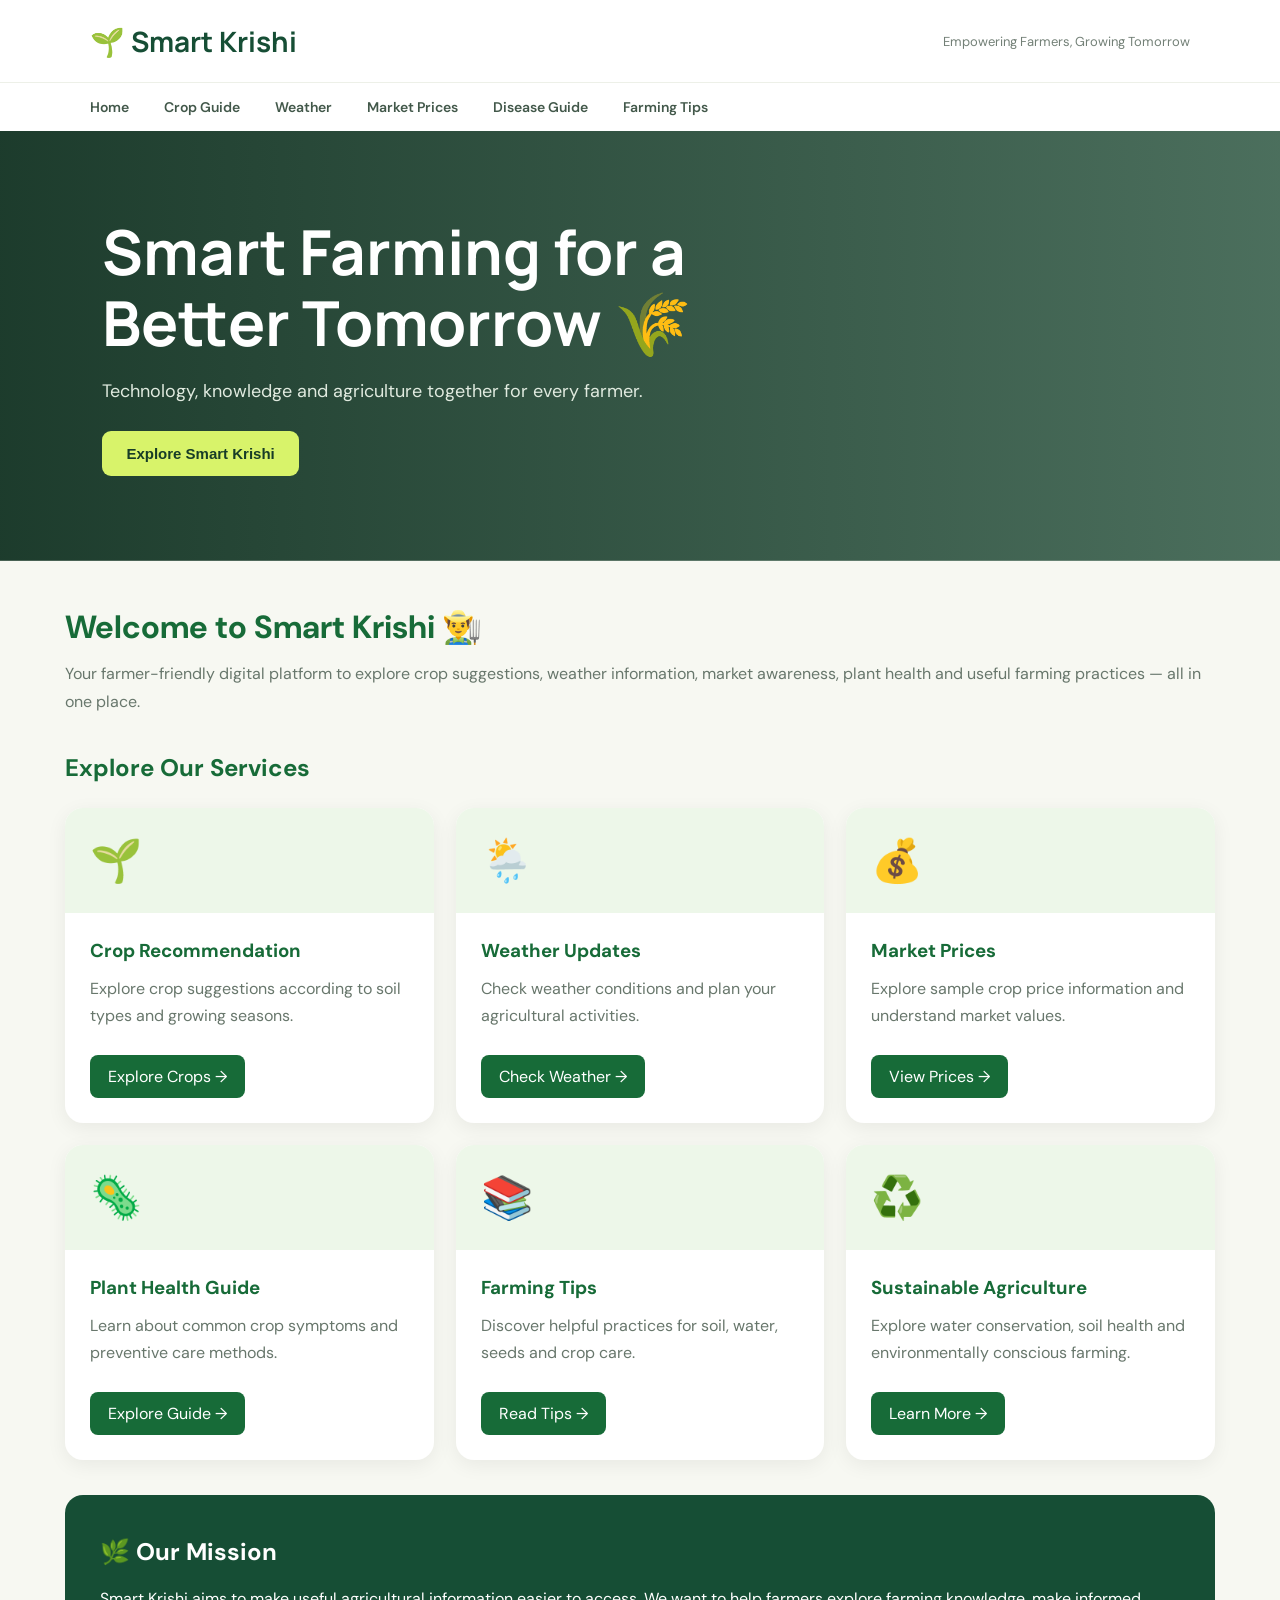
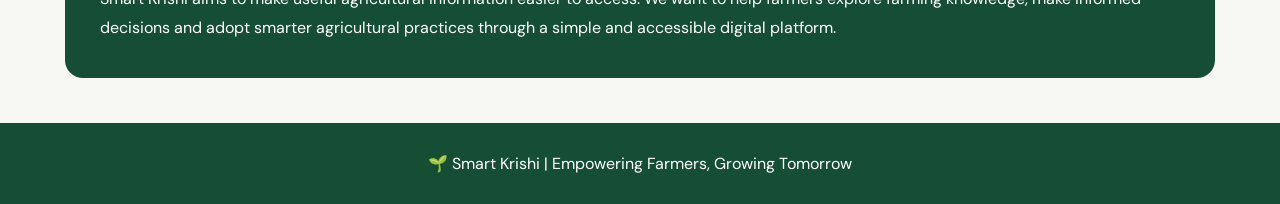
<file: index.html>
<!DOCTYPE html>
<html lang="en">
<head>
<meta charset="UTF-8">
<meta name="viewport" content="width=device-width, initial-scale=1.0">
<title>Smart Krishi | Home</title>
<link rel="stylesheet" href="style.css">

<style>
.home-container {
    max-width: 1200px;
    margin: auto;
    padding: 45px 25px;
}
.welcome {
    margin-bottom: 35px;
}
.welcome h2 {
    color: #176b38;
    font-size: 32px;
    margin-bottom: 12px;
}
.welcome p {
    color: #68776c;
    line-height: 1.8;
}
.home-grid {
    display: grid;
    grid-template-columns: repeat(3,1fr);
    gap: 22px;
}
.home-card {
    background: white;
    border-radius: 18px;
    overflow: hidden;
    box-shadow: 0 5px 20px #00000010;
    transition: .2s;
}
.home-card:hover {
    transform: translateY(-5px);
}
.home-card-content {
    padding: 25px;
}
.home-card h3 {
    color: #176b38;
    margin-bottom: 12px;
}
.home-card p {
    color: #68776c;
    line-height: 1.7;
    min-height: 65px;
}
.home-card a {
    display: inline-block;
    margin-top: 15px;
    padding: 11px 18px;
    background: #176b38;
    color: white;
    text-decoration: none;
    border-radius: 8px;
}
.home-icon {
    padding: 25px;
    font-size: 42px;
    background: #edf7e9;
}
.about-box {
    background: #164e35;
    color: white;
    margin-top: 35px;
    padding: 35px;
    border-radius: 18px;
    line-height: 1.8;
}
.about-box h2 {
    margin-bottom: 12px;
}
@media(max-width:800px) {
    .home-grid {
        grid-template-columns: repeat(2,1fr);
    }
}
@media(max-width:550px) {
    .home-grid {
        grid-template-columns: 1fr;
    }
}
</style>
</head>

<body>

<header>
    <h1>🌱 Smart Krishi</h1>
    <p>Empowering Farmers, Growing Tomorrow</p>
</header>

<nav>
    <a href="index.html">Home</a>
    <a href="crops.html">Crop Guide</a>
    <a href="weather.html">Weather</a>
    <a href="prices.html">Market Prices</a>
    <a href="disease.html">Disease Guide</a>
    <a href="tips.html">Farming Tips</a>
</nav>

<section class="hero">
    <h2>Smart Farming for a Better Tomorrow 🌾</h2>
    <p>Technology, knowledge and agriculture together for every farmer.</p>
    <button onclick="document.getElementById('services').scrollIntoView({behavior:'smooth'})">
        Explore Smart Krishi
    </button>
</section>

<main class="home-container">

    <div class="welcome">
        <h2>Welcome to Smart Krishi 👨‍🌾</h2>
        <p>
            Your farmer-friendly digital platform to explore crop suggestions,
            weather information, market awareness, plant health and useful
            farming practices — all in one place.
        </p>
    </div>

    <h2 id="services" style="margin-bottom:25px;color:#176b38;">
        Explore Our Services
    </h2>

    <div class="home-grid">

        <div class="home-card">
            <div class="home-icon">🌱</div>
            <div class="home-card-content">
                <h3>Crop Recommendation</h3>
                <p>Explore crop suggestions according to soil types and growing seasons.</p>
                <a href="crops.html">Explore Crops →</a>
            </div>
        </div>

        <div class="home-card">
            <div class="home-icon">🌦️</div>
            <div class="home-card-content">
                <h3>Weather Updates</h3>
                <p>Check weather conditions and plan your agricultural activities.</p>
                <a href="weather.html">Check Weather →</a>
            </div>
        </div>

        <div class="home-card">
            <div class="home-icon">💰</div>
            <div class="home-card-content">
                <h3>Market Prices</h3>
                <p>Explore sample crop price information and understand market values.</p>
                <a href="prices.html">View Prices →</a>
            </div>
        </div>

        <div class="home-card">
            <div class="home-icon">🦠</div>
            <div class="home-card-content">
                <h3>Plant Health Guide</h3>
                <p>Learn about common crop symptoms and preventive care methods.</p>
                <a href="disease.html">Explore Guide →</a>
            </div>
        </div>

        <div class="home-card">
            <div class="home-icon">📚</div>
            <div class="home-card-content">
                <h3>Farming Tips</h3>
                <p>Discover helpful practices for soil, water, seeds and crop care.</p>
                <a href="tips.html">Read Tips →</a>
            </div>
        </div>

        <div class="home-card">
            <div class="home-icon">♻️</div>
            <div class="home-card-content">
                <h3>Sustainable Agriculture</h3>
                <p>Explore water conservation, soil health and environmentally conscious farming.</p>
                <a href="tips.html">Learn More →</a>
            </div>
        </div>

    </div>

    <div class="about-box">
        <h2>🌿 Our Mission</h2>
        <p>
            Smart Krishi aims to make useful agricultural information easier
            to access. We want to help farmers explore farming knowledge,
            make informed decisions and adopt smarter agricultural practices
            through a simple and accessible digital platform.
        </p>
    </div>

</main>

<footer>
    <p>🌱 Smart Krishi | Empowering Farmers, Growing Tomorrow</p>
</footer>

</body>
</html>
</file>
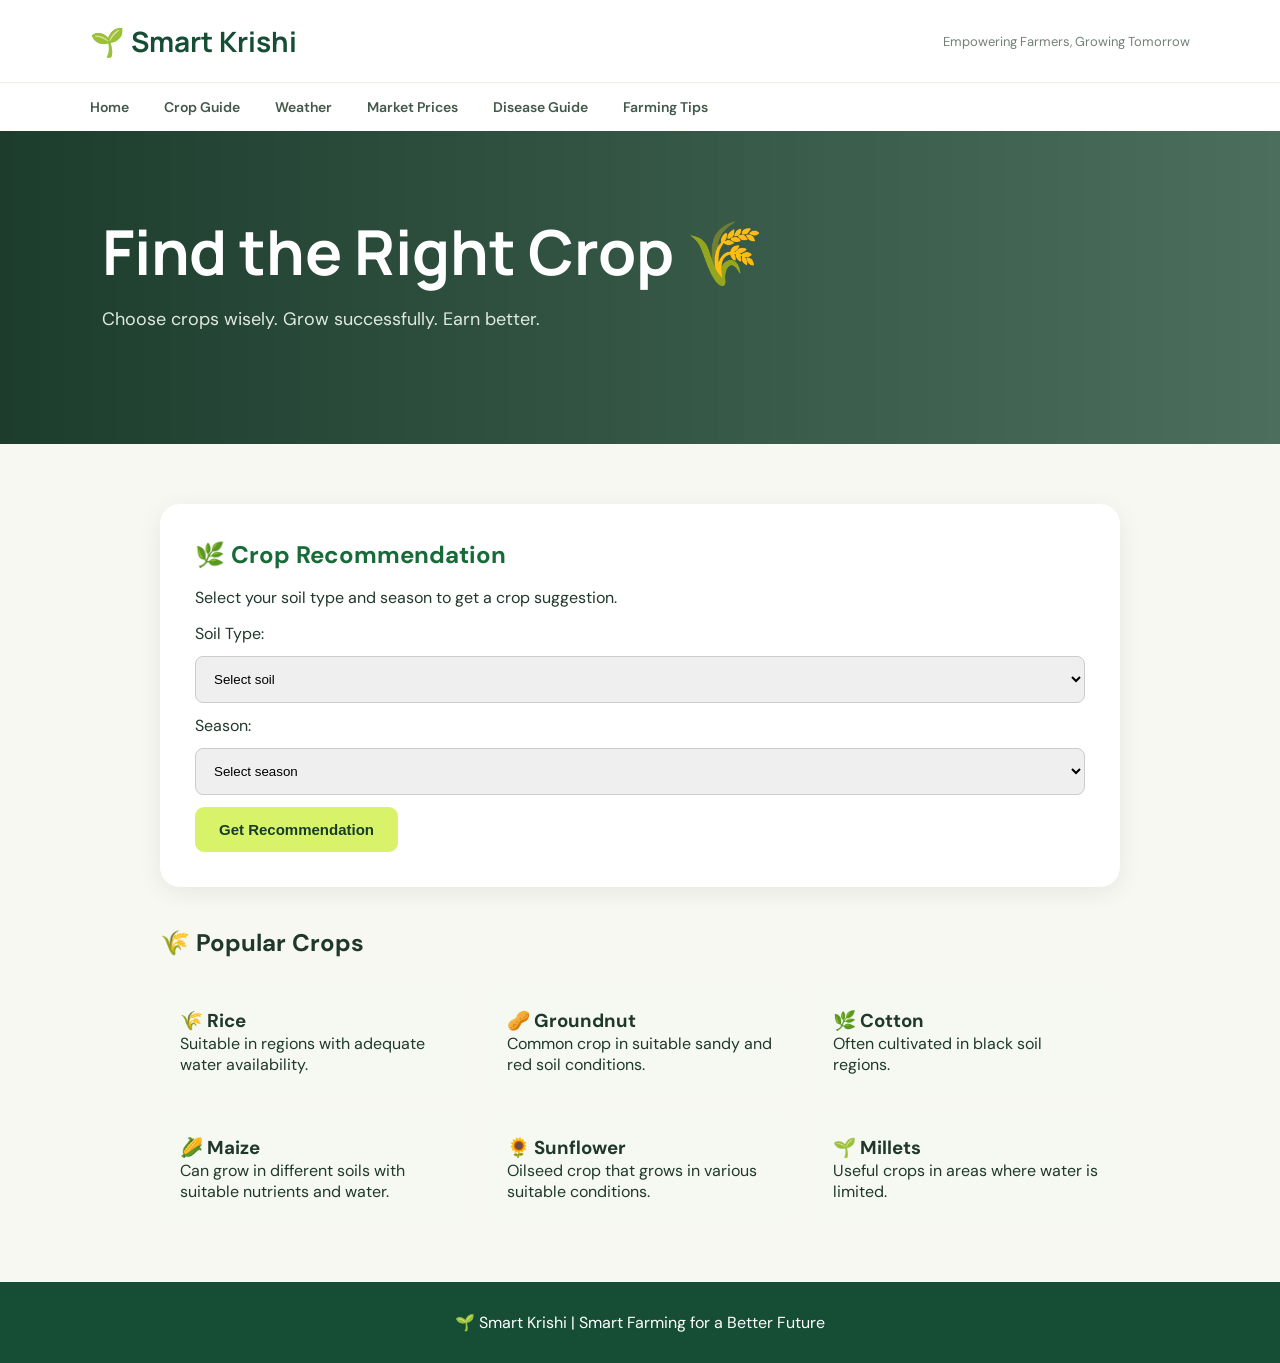
<file: crops.html>
<!DOCTYPE html>
<html lang="en">
<head>
    <meta charset="UTF-8">
    <meta name="viewport" content="width=device-width, initial-scale=1.0">
    <title>Crop Guide | Smart Krishi</title>
    <link rel="stylesheet" href="style.css">
    <style>
        .crop-container {
            max-width: 1000px;
            margin: 40px auto;
            padding: 20px;
        }
        .crop-box {
            background: white;
            padding: 35px;
            border-radius: 20px;
            box-shadow: 0 5px 25px rgba(0,0,0,0.07);
        }
        .crop-box h2 { color: #176b38; margin-bottom: 15px; }
        .crop-box p { margin: 12px 0; line-height: 1.6; }
        .crop-box select {
            width: 100%;
            padding: 14px;
            margin: 12px 0;
            border-radius: 8px;
            border: 1px solid #ccc;
        }
        .crop-result {
            margin-top: 20px;
            padding: 20px;
            background: #edf8e9;
            border-radius: 12px;
            display: none;
        }
        .crop-grid {
            display: grid;
            grid-template-columns: repeat(3,1fr);
            gap: 20px;
            margin-top: 30px;
        }
        .crop-item {
            background: #f5f9f2;
            padding: 20px;
            border-radius: 14px;
        }
        @media(max-width:700px){
            .crop-grid { grid-template-columns:1fr; }
        }
    </style>
</head>
<body>

<header>
    <h1>🌱 Smart Krishi</h1>
    <p>Empowering Farmers, Growing Tomorrow</p>
</header>

<nav>
    <a href="index.html">Home</a>
    <a href="crops.html">Crop Guide</a>
    <a href="weather.html">Weather</a>
    <a href="prices.html">Market Prices</a>
    <a href="disease.html">Disease Guide</a>
    <a href="tips.html">Farming Tips</a>
</nav>

<section class="hero">
    <h2>Find the Right Crop 🌾</h2>
    <p>Choose crops wisely. Grow successfully. Earn better.</p>
</section>

<div class="crop-container">

    <div class="crop-box">
        <h2>🌿 Crop Recommendation</h2>
        <p>Select your soil type and season to get a crop suggestion.</p>

        <label>Soil Type:</label>
        <select id="soil">
            <option value="">Select soil</option>
            <option value="black">Black Soil</option>
            <option value="red">Red Soil</option>
            <option value="sandy">Sandy Soil</option>
            <option value="loamy">Loamy Soil</option>
        </select>

        <label>Season:</label>
        <select id="season">
            <option value="">Select season</option>
            <option value="kharif">Kharif (Rainy)</option>
            <option value="rabi">Rabi (Winter)</option>
            <option value="summer">Summer</option>
        </select>

        <button onclick="getCrop()">Get Recommendation</button>

        <div class="crop-result" id="result"></div>
    </div>

    <h2 style="margin-top:40px;">🌾 Popular Crops</h2>

    <div class="crop-grid">
        <div class="crop-item">
            <h3>🌾 Rice</h3>
            <p>Suitable in regions with adequate water availability.</p>
        </div>

        <div class="crop-item">
            <h3>🥜 Groundnut</h3>
            <p>Common crop in suitable sandy and red soil conditions.</p>
        </div>

        <div class="crop-item">
            <h3>🌿 Cotton</h3>
            <p>Often cultivated in black soil regions.</p>
        </div>

        <div class="crop-item">
            <h3>🌽 Maize</h3>
            <p>Can grow in different soils with suitable nutrients and water.</p>
        </div>

        <div class="crop-item">
            <h3>🌻 Sunflower</h3>
            <p>Oilseed crop that grows in various suitable conditions.</p>
        </div>

        <div class="crop-item">
            <h3>🌱 Millets</h3>
            <p>Useful crops in areas where water is limited.</p>
        </div>
    </div>

</div>

<footer>
    <p>🌱 Smart Krishi | Smart Farming for a Better Future</p>
</footer>

<script>
function getCrop() {
    const soil = document.getElementById("soil").value;
    const season = document.getElementById("season").value;
    const result = document.getElementById("result");

    if (!soil || !season) {
        alert("Please select soil type and season!");
        return;
    }

    let crops = "";

    if (soil === "black") {
        crops = "Cotton, Soybean, Chickpea";
    } else if (soil === "red") {
        crops = "Groundnut, Millets, Pulses";
    } else if (soil === "sandy") {
        crops = "Groundnut, Pearl Millet, Watermelon";
    } else if (soil === "loamy") {
        crops = "Maize, Wheat, Vegetables";
    }

    result.style.display = "block";
    result.innerHTML = `
        <h3>🌱 Suggested Crops</h3>
        <p>${crops}</p>
        <p>Season selected: ${season}</p>
        <p>Always consider local weather, water availability and soil testing before planting.</p>
    `;
}
</script>

</body>
</html>
</file>
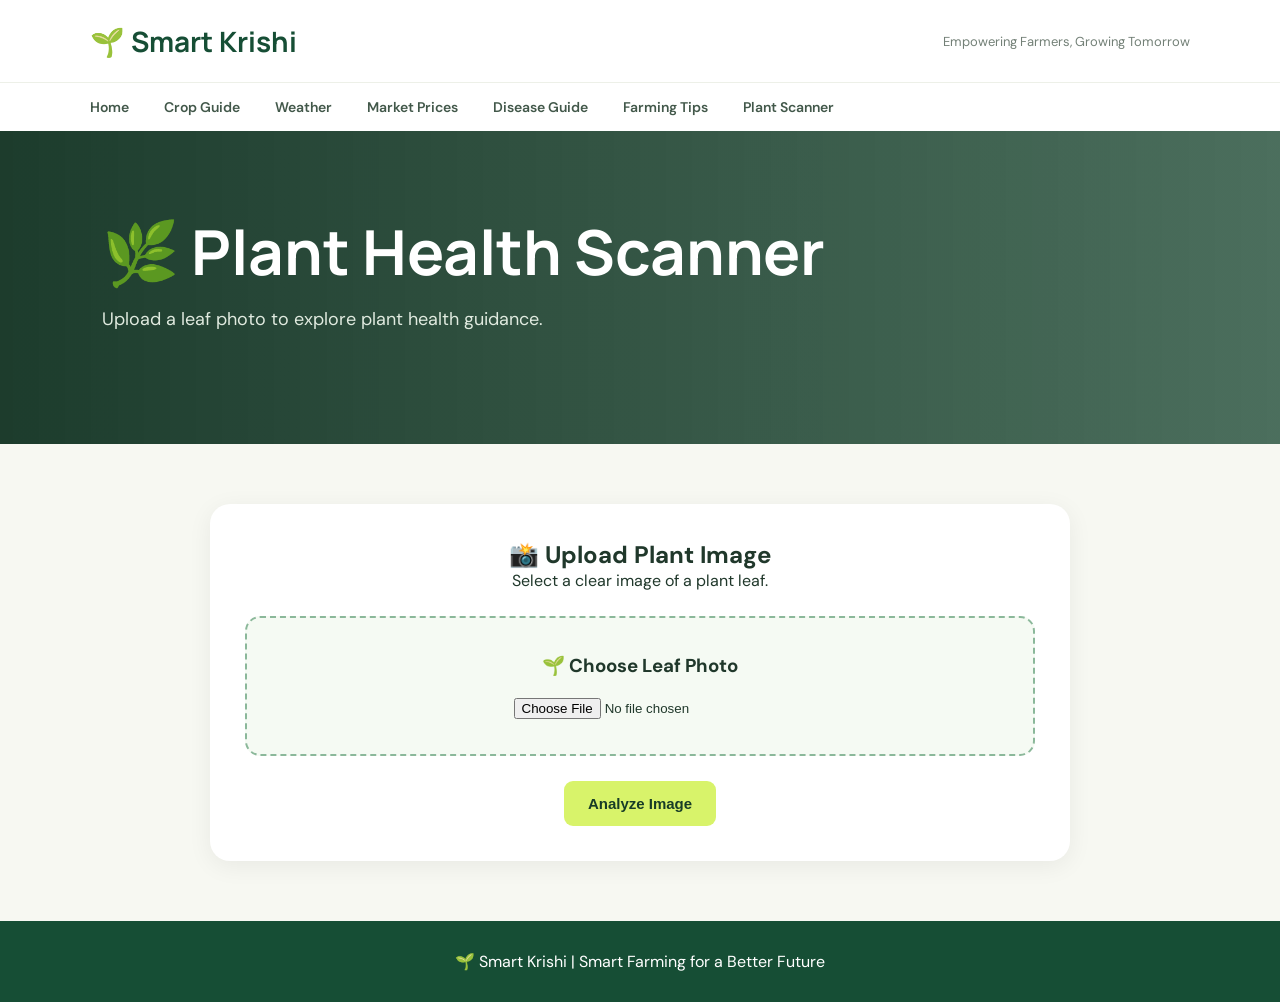
<file: detect.html>
<!DOCTYPE html>
<html lang="en">
<head>
<meta charset="UTF-8">
<meta name="viewport" content="width=device-width, initial-scale=1.0">
<title>Plant Scanner | Smart Krishi</title>
<link rel="stylesheet" href="style.css">

<style>
.scanner-container {
    max-width: 900px;
    margin: 40px auto;
    padding: 20px;
}
.scanner-card {
    background: white;
    padding: 35px;
    border-radius: 20px;
    box-shadow: 0 5px 25px #00000010;
    text-align: center;
}
.upload-area {
    margin: 25px 0;
    padding: 35px 20px;
    border: 2px dashed #8bb89a;
    background: #f5faf3;
    border-radius: 15px;
}
.upload-area input {
    margin-top: 20px;
}
#preview {
    max-width: 100%;
    max-height: 300px;
    margin-top: 20px;
    border-radius: 12px;
    display: none;
}
#scanResult {
    display: none;
    background: #edf7e9;
    padding: 20px;
    border-radius: 12px;
    text-align: left;
    margin-top: 20px;
    line-height: 1.7;
}
</style>
</head>

<body>

<header>
    <h1>🌱 Smart Krishi</h1>
    <p>Empowering Farmers, Growing Tomorrow</p>
</header>

<nav>
    <a href="index.html">Home</a>
    <a href="crops.html">Crop Guide</a>
    <a href="weather.html">Weather</a>
    <a href="prices.html">Market Prices</a>
    <a href="disease.html">Disease Guide</a>
    <a href="tips.html">Farming Tips</a>
    <a href="detect.html">Plant Scanner</a>
</nav>

<section class="hero">
    <h2>🌿 Plant Health Scanner</h2>
    <p>Upload a leaf photo to explore plant health guidance.</p>
</section>

<div class="scanner-container">
    <div class="scanner-card">
        <h2>📸 Upload Plant Image</h2>
        <p>Select a clear image of a plant leaf.</p>

        <div class="upload-area">
            <h3>🌱 Choose Leaf Photo</h3>
            <input type="file" id="leafImage" accept="image/*"
                   onchange="previewImage(event)">
            <br>
            <img id="preview" alt="Uploaded leaf preview">
        </div>

        <button onclick="analyzePlant()">Analyze Image</button>

        <div id="scanResult"></div>
    </div>
</div>

<footer>
    <p>🌱 Smart Krishi | Smart Farming for a Better Future</p>
</footer>

<script>
function previewImage(event) {
    const file = event.target.files[0];
    const preview = document.getElementById("preview");
    const result = document.getElementById("scanResult");

    result.style.display = "none";

    if (!file) return;

    preview.src = URL.createObjectURL(file);
    preview.style.display = "block";
}

function analyzePlant() {
    const file = document.getElementById("leafImage").files[0];
    const result = document.getElementById("scanResult");

    if (!file) {
        alert("Please upload a plant image first!");
        return;
    }

    result.style.display = "block";
    result.innerHTML = `
        <h3>🌿 Image uploaded successfully!</h3>
        <p>Your plant image is ready for examination.</p>
        <p><b>Prototype limitation:</b> This demo does not use an AI model yet,
        so it cannot identify a disease from the image.</p>
        <p>Check the Plant Health Guide for common symptoms and prevention tips.
        If symptoms are visible, consult a local agriculture expert for confirmation.</p>
        <a href="disease.html">Open Disease Guide →</a>
    `;
}
</script>

</body>
</html>
</file>
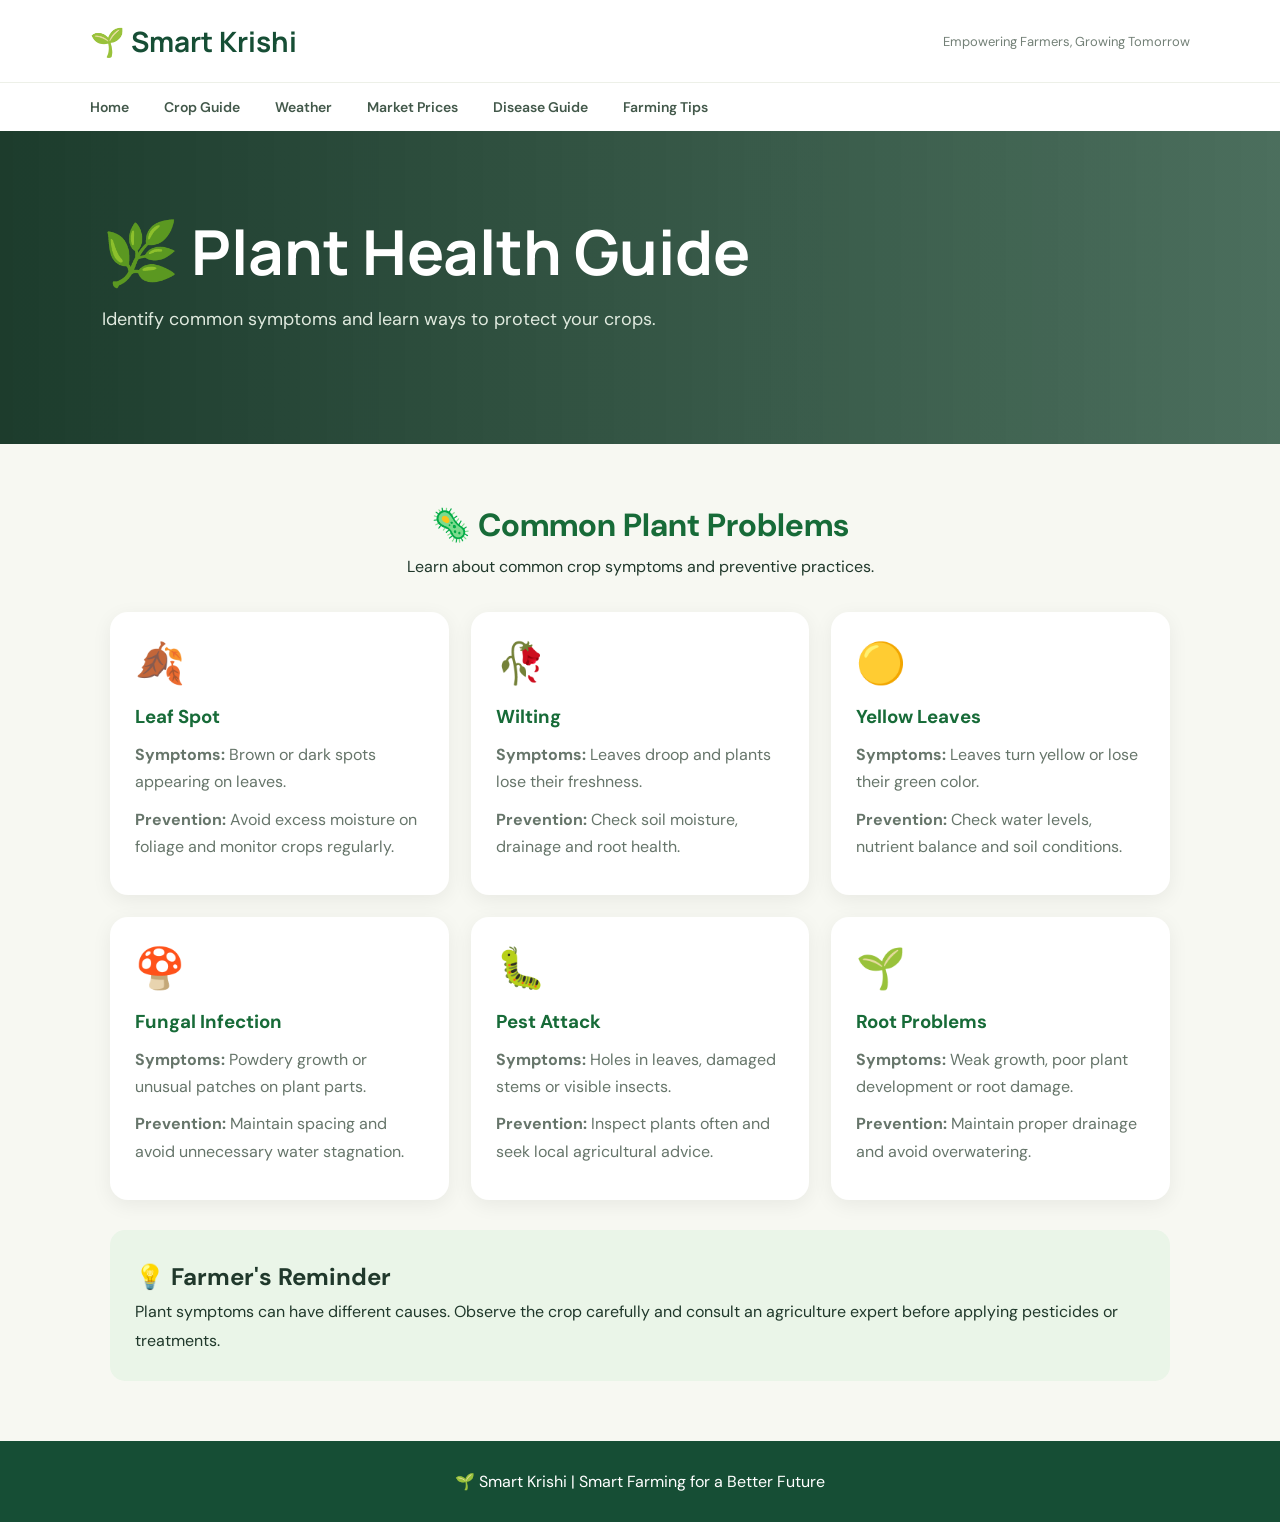
<file: disease.html>
<!DOCTYPE html>
<html lang="en">
<head>
<meta charset="UTF-8">
<meta name="viewport" content="width=device-width, initial-scale=1.0">
<title>Plant Health | Smart Krishi</title>
<link rel="stylesheet" href="style.css">

<style>
.disease-container {
    max-width: 1100px;
    margin: 40px auto;
    padding: 20px;
}
.disease-heading {
    text-align: center;
    margin-bottom: 35px;
}
.disease-heading h2 {
    color: #176b38;
    font-size: 32px;
    margin-bottom: 10px;
}
.disease-grid {
    display: grid;
    grid-template-columns: repeat(3,1fr);
    gap: 22px;
}
.disease-card {
    background: white;
    padding: 25px;
    border-radius: 18px;
    box-shadow: 0 5px 20px #00000010;
    transition: .2s;
}
.disease-card:hover {
    transform: translateY(-5px);
}
.disease-icon {
    font-size: 40px;
    margin-bottom: 15px;
}
.disease-card h3 {
    color: #176b38;
    margin-bottom: 12px;
}
.disease-card p {
    line-height: 1.7;
    color: #66756a;
    margin: 10px 0;
}
.health-banner {
    margin-top: 30px;
    padding: 25px;
    background: #eaf5e8;
    border-radius: 15px;
    line-height: 1.8;
}
@media(max-width:750px) {
    .disease-grid {
        grid-template-columns: 1fr;
    }
}
</style>
</head>

<body>

<header>
    <h1>🌱 Smart Krishi</h1>
    <p>Empowering Farmers, Growing Tomorrow</p>
</header>

<nav>
    <a href="index.html">Home</a>
    <a href="crops.html">Crop Guide</a>
    <a href="weather.html">Weather</a>
    <a href="prices.html">Market Prices</a>
    <a href="disease.html">Disease Guide</a>
    <a href="tips.html">Farming Tips</a>
</nav>

<section class="hero">
    <h2>🌿 Plant Health Guide</h2>
    <p>Identify common symptoms and learn ways to protect your crops.</p>
</section>

<div class="disease-container">

    <div class="disease-heading">
        <h2>🦠 Common Plant Problems</h2>
        <p>Learn about common crop symptoms and preventive practices.</p>
    </div>

    <div class="disease-grid">

        <div class="disease-card">
            <div class="disease-icon">🍂</div>
            <h3>Leaf Spot</h3>
            <p><b>Symptoms:</b> Brown or dark spots appearing on leaves.</p>
            <p><b>Prevention:</b> Avoid excess moisture on foliage and monitor crops regularly.</p>
        </div>

        <div class="disease-card">
            <div class="disease-icon">🥀</div>
            <h3>Wilting</h3>
            <p><b>Symptoms:</b> Leaves droop and plants lose their freshness.</p>
            <p><b>Prevention:</b> Check soil moisture, drainage and root health.</p>
        </div>

        <div class="disease-card">
            <div class="disease-icon">🟡</div>
            <h3>Yellow Leaves</h3>
            <p><b>Symptoms:</b> Leaves turn yellow or lose their green color.</p>
            <p><b>Prevention:</b> Check water levels, nutrient balance and soil conditions.</p>
        </div>

        <div class="disease-card">
            <div class="disease-icon">🍄</div>
            <h3>Fungal Infection</h3>
            <p><b>Symptoms:</b> Powdery growth or unusual patches on plant parts.</p>
            <p><b>Prevention:</b> Maintain spacing and avoid unnecessary water stagnation.</p>
        </div>

        <div class="disease-card">
            <div class="disease-icon">🐛</div>
            <h3>Pest Attack</h3>
            <p><b>Symptoms:</b> Holes in leaves, damaged stems or visible insects.</p>
            <p><b>Prevention:</b> Inspect plants often and seek local agricultural advice.</p>
        </div>

        <div class="disease-card">
            <div class="disease-icon">🌱</div>
            <h3>Root Problems</h3>
            <p><b>Symptoms:</b> Weak growth, poor plant development or root damage.</p>
            <p><b>Prevention:</b> Maintain proper drainage and avoid overwatering.</p>
        </div>

    </div>

    <div class="health-banner">
        <h2>💡 Farmer's Reminder</h2>
        <p>Plant symptoms can have different causes. Observe the crop carefully and consult an agriculture expert before applying pesticides or treatments.</p>
    </div>

</div>

<footer>
    <p>🌱 Smart Krishi | Smart Farming for a Better Future</p>
</footer>

</body>
</html>
</file>
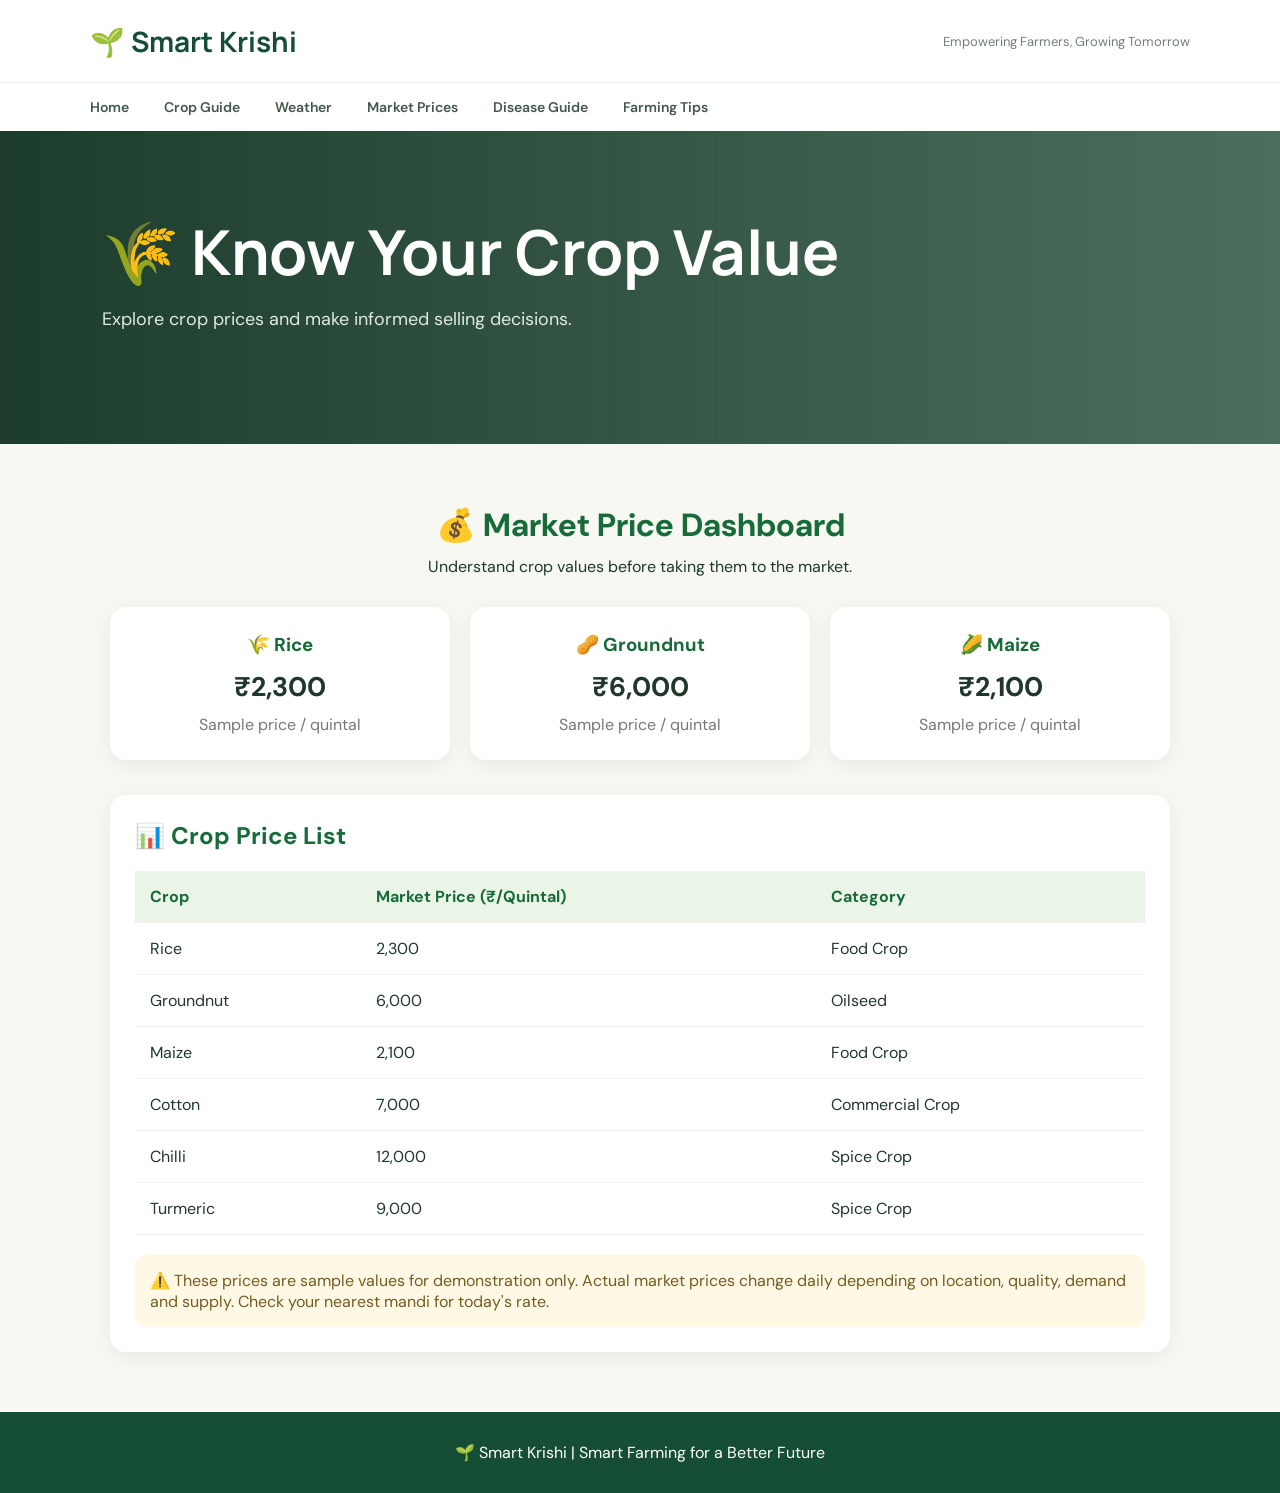
<file: prices.html>
<!DOCTYPE html>
<html lang="en">
<head>
<meta charset="UTF-8">
<meta name="viewport" content="width=device-width, initial-scale=1.0">
<title>Market Prices | Smart Krishi</title>
<link rel="stylesheet" href="style.css">

<style>
.price-container {
    max-width: 1100px;
    margin: 40px auto;
    padding: 20px;
}
.price-heading {
    text-align: center;
    margin-bottom: 30px;
}
.price-heading h2 {
    color: #176b38;
    font-size: 32px;
    margin-bottom: 10px;
}
.price-cards {
    display: grid;
    grid-template-columns: repeat(3,1fr);
    gap: 20px;
    margin-bottom: 35px;
}
.price-card {
    background: white;
    padding: 25px;
    border-radius: 16px;
    box-shadow: 0 5px 20px #00000010;
    text-align: center;
}
.price-card h3 {
    color: #176b38;
    margin-bottom: 12px;
}
.price-card .amount {
    font-size: 27px;
    font-weight: bold;
    margin: 10px;
}
.price-card p {
    color: #777;
}
.price-table {
    background: white;
    padding: 25px;
    border-radius: 16px;
    box-shadow: 0 5px 20px #00000010;
    overflow-x: auto;
}
.price-table h2 {
    color: #176b38;
    margin-bottom: 20px;
}
table {
    width: 100%;
    border-collapse: collapse;
    min-width: 500px;
}
th, td {
    padding: 15px;
    text-align: left;
    border-bottom: 1px solid #eee;
}
th {
    background: #eaf5e8;
    color: #176b38;
}
.price-note {
    margin-top: 20px;
    background: #fff8e5;
    padding: 15px;
    border-radius: 10px;
    color: #755b20;
}
@media(max-width:700px) {
    .price-cards {
        grid-template-columns: 1fr;
    }
}
</style>
</head>

<body>

<header>
    <h1>🌱 Smart Krishi</h1>
    <p>Empowering Farmers, Growing Tomorrow</p>
</header>

<nav>
    <a href="index.html">Home</a>
    <a href="crops.html">Crop Guide</a>
    <a href="weather.html">Weather</a>
    <a href="prices.html">Market Prices</a>
    <a href="disease.html">Disease Guide</a>
    <a href="tips.html">Farming Tips</a>
</nav>

<section class="hero">
    <h2>🌾 Know Your Crop Value</h2>
    <p>Explore crop prices and make informed selling decisions.</p>
</section>

<div class="price-container">

    <div class="price-heading">
        <h2>💰 Market Price Dashboard</h2>
        <p>Understand crop values before taking them to the market.</p>
    </div>

    <div class="price-cards">

        <div class="price-card">
            <h3>🌾 Rice</h3>
            <div class="amount">₹2,300</div>
            <p>Sample price / quintal</p>
        </div>

        <div class="price-card">
            <h3>🥜 Groundnut</h3>
            <div class="amount">₹6,000</div>
            <p>Sample price / quintal</p>
        </div>

        <div class="price-card">
            <h3>🌽 Maize</h3>
            <div class="amount">₹2,100</div>
            <p>Sample price / quintal</p>
        </div>

    </div>

    <div class="price-table">

        <h2>📊 Crop Price List</h2>

        <table>
            <thead>
                <tr>
                    <th>Crop</th>
                    <th>Market Price (₹/Quintal)</th>
                    <th>Category</th>
                </tr>
            </thead>

            <tbody>
                <tr>
                    <td>Rice</td>
                    <td>2,300</td>
                    <td>Food Crop</td>
                </tr>

                <tr>
                    <td>Groundnut</td>
                    <td>6,000</td>
                    <td>Oilseed</td>
                </tr>

                <tr>
                    <td>Maize</td>
                    <td>2,100</td>
                    <td>Food Crop</td>
                </tr>

                <tr>
                    <td>Cotton</td>
                    <td>7,000</td>
                    <td>Commercial Crop</td>
                </tr>

                <tr>
                    <td>Chilli</td>
                    <td>12,000</td>
                    <td>Spice Crop</td>
                </tr>

                <tr>
                    <td>Turmeric</td>
                    <td>9,000</td>
                    <td>Spice Crop</td>
                </tr>
            </tbody>
        </table>

        <div class="price-note">
            ⚠️ These prices are sample values for demonstration only.
            Actual market prices change daily depending on location,
            quality, demand and supply. Check your nearest mandi for today's rate.
        </div>

    </div>
</div>

<footer>
    <p>🌱 Smart Krishi | Smart Farming for a Better Future</p>
</footer>

</body>
</html>
</file>
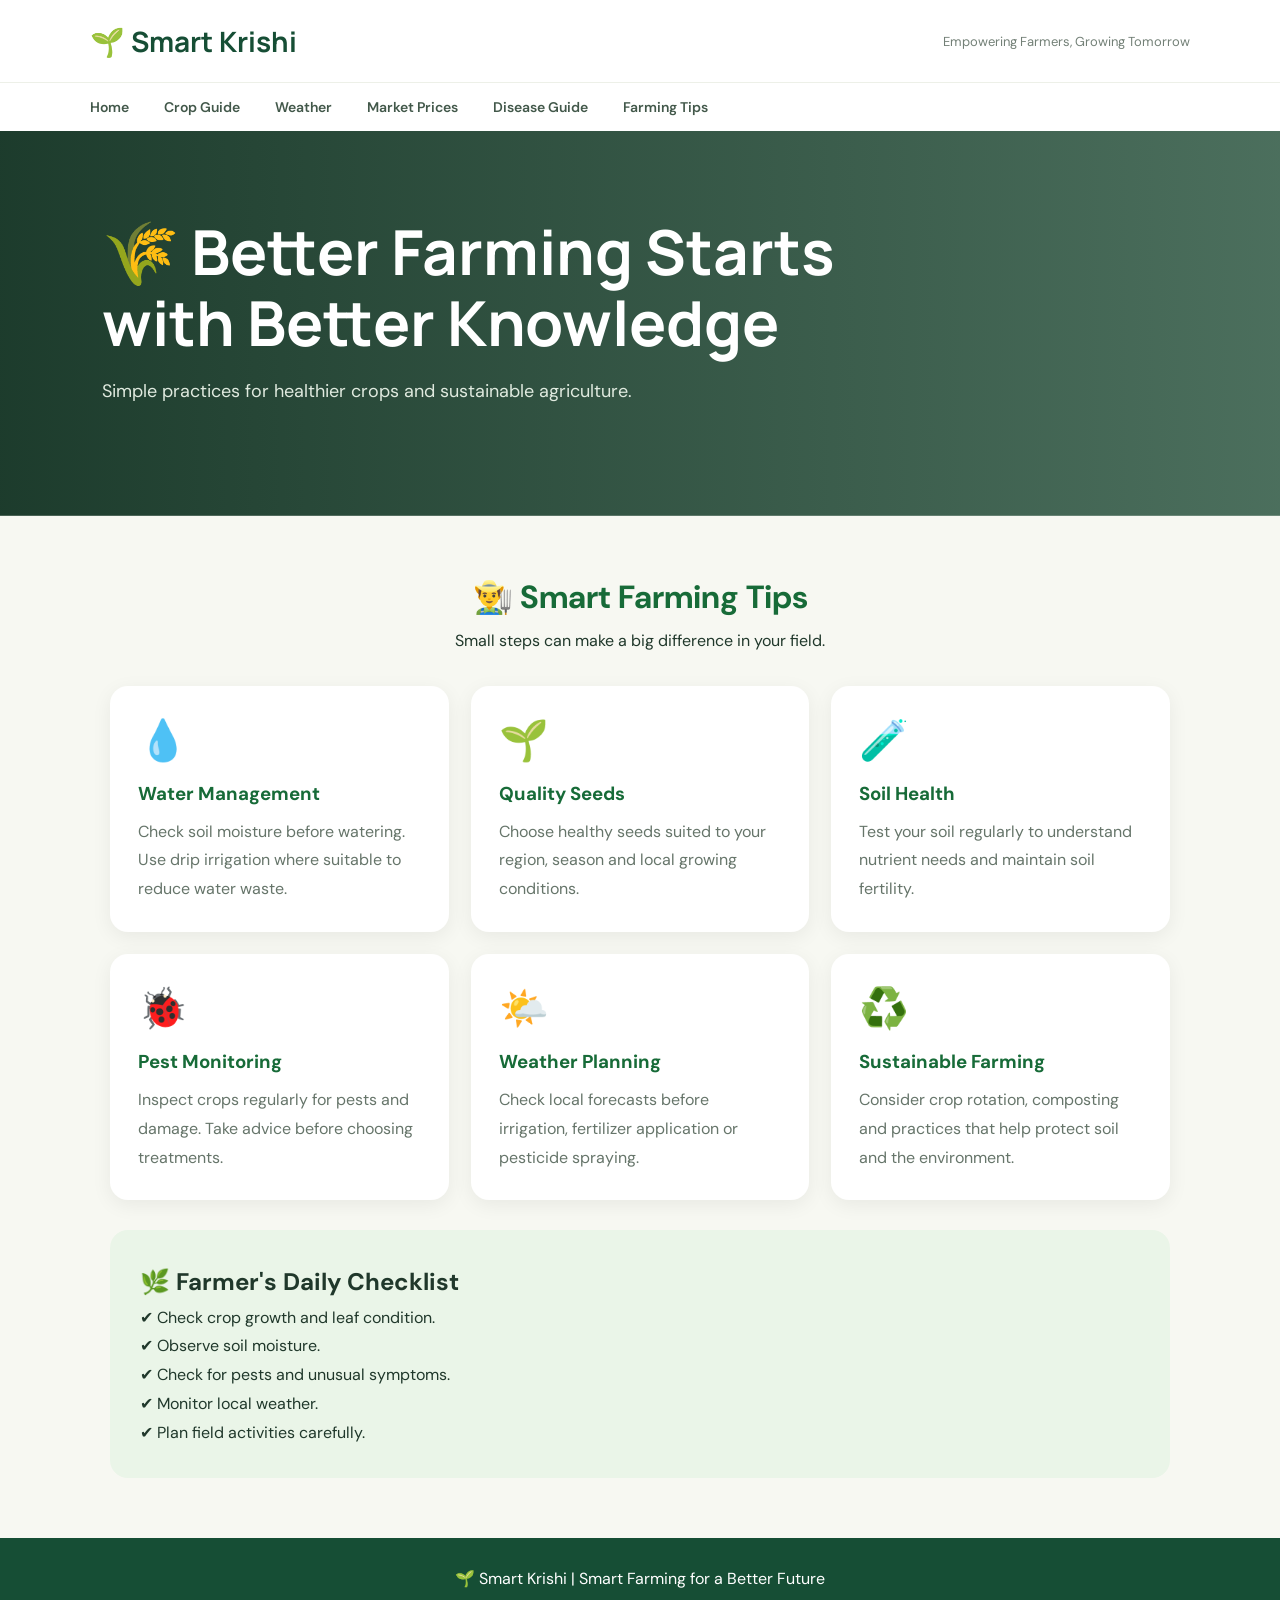
<file: tips.html>
<!DOCTYPE html>
<html lang="en">
<head>
<meta charset="UTF-8">
<meta name="viewport" content="width=device-width, initial-scale=1.0">
<title>Farming Tips | Smart Krishi</title>
<link rel="stylesheet" href="style.css">

<style>
.tips-container {
    max-width: 1100px;
    margin: 40px auto;
    padding: 20px;
}
.tips-heading {
    text-align: center;
    margin-bottom: 35px;
}
.tips-heading h2 {
    color: #176b38;
    font-size: 32px;
    margin-bottom: 12px;
}
.tips-grid {
    display: grid;
    grid-template-columns: repeat(3,1fr);
    gap: 22px;
}
.tip-card {
    background: white;
    padding: 28px;
    border-radius: 18px;
    box-shadow: 0 5px 20px #00000010;
    transition: .2s;
}
.tip-card:hover {
    transform: translateY(-5px);
}
.tip-icon {
    font-size: 40px;
    margin-bottom: 15px;
}
.tip-card h3 {
    color: #176b38;
    margin-bottom: 12px;
}
.tip-card p {
    color: #66756a;
    line-height: 1.8;
}
.tips-highlight {
    margin-top: 30px;
    background: #eaf5e8;
    padding: 30px;
    border-radius: 18px;
    line-height: 1.8;
}
@media(max-width:750px) {
    .tips-grid {
        grid-template-columns: 1fr;
    }
}
</style>
</head>

<body>

<header>
    <h1>🌱 Smart Krishi</h1>
    <p>Empowering Farmers, Growing Tomorrow</p>
</header>

<nav>
    <a href="index.html">Home</a>
    <a href="crops.html">Crop Guide</a>
    <a href="weather.html">Weather</a>
    <a href="prices.html">Market Prices</a>
    <a href="disease.html">Disease Guide</a>
    <a href="tips.html">Farming Tips</a>
</nav>

<section class="hero">
    <h2>🌾 Better Farming Starts with Better Knowledge</h2>
    <p>Simple practices for healthier crops and sustainable agriculture.</p>
</section>

<div class="tips-container">

    <div class="tips-heading">
        <h2>👨‍🌾 Smart Farming Tips</h2>
        <p>Small steps can make a big difference in your field.</p>
    </div>

    <div class="tips-grid">

        <div class="tip-card">
            <div class="tip-icon">💧</div>
            <h3>Water Management</h3>
            <p>Check soil moisture before watering. Use drip irrigation where suitable to reduce water waste.</p>
        </div>

        <div class="tip-card">
            <div class="tip-icon">🌱</div>
            <h3>Quality Seeds</h3>
            <p>Choose healthy seeds suited to your region, season and local growing conditions.</p>
        </div>

        <div class="tip-card">
            <div class="tip-icon">🧪</div>
            <h3>Soil Health</h3>
            <p>Test your soil regularly to understand nutrient needs and maintain soil fertility.</p>
        </div>

        <div class="tip-card">
            <div class="tip-icon">🐞</div>
            <h3>Pest Monitoring</h3>
            <p>Inspect crops regularly for pests and damage. Take advice before choosing treatments.</p>
        </div>

        <div class="tip-card">
            <div class="tip-icon">🌤️</div>
            <h3>Weather Planning</h3>
            <p>Check local forecasts before irrigation, fertilizer application or pesticide spraying.</p>
        </div>

        <div class="tip-card">
            <div class="tip-icon">♻️</div>
            <h3>Sustainable Farming</h3>
            <p>Consider crop rotation, composting and practices that help protect soil and the environment.</p>
        </div>

    </div>

    <div class="tips-highlight">
        <h2>🌿 Farmer's Daily Checklist</h2>
        <p>✔ Check crop growth and leaf condition.</p>
        <p>✔ Observe soil moisture.</p>
        <p>✔ Check for pests and unusual symptoms.</p>
        <p>✔ Monitor local weather.</p>
        <p>✔ Plan field activities carefully.</p>
    </div>

</div>

<footer>
    <p>🌱 Smart Krishi | Smart Farming for a Better Future</p>
</footer>

</body>
</html>
</file>
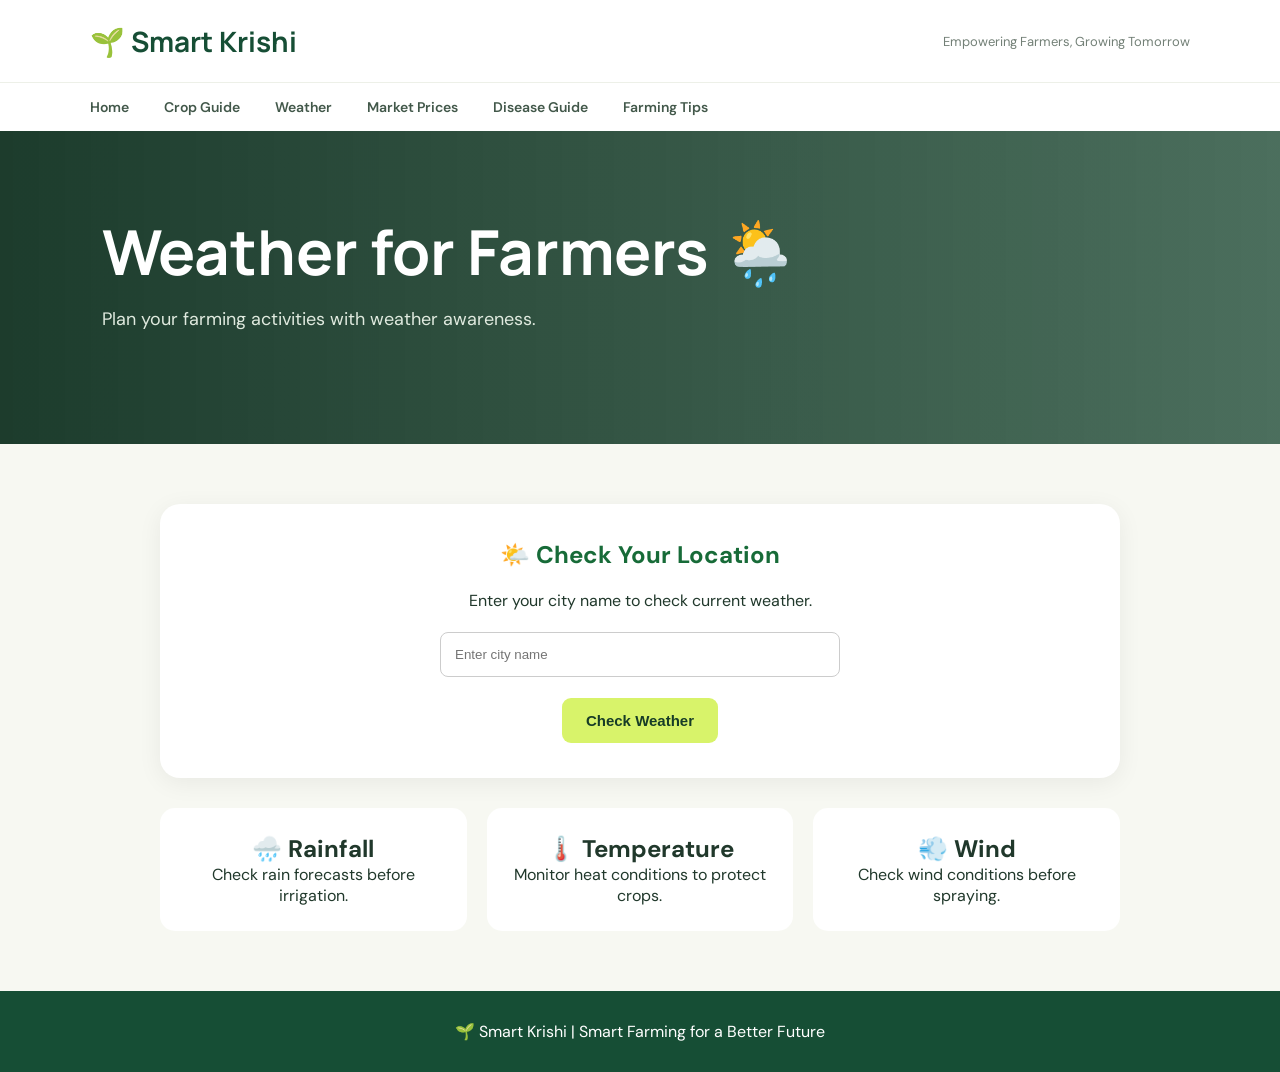
<file: weather.html>
<!DOCTYPE html>
<html lang="en">
<head>
<meta charset="UTF-8">
<meta name="viewport" content="width=device-width, initial-scale=1.0">
<title>Weather | Smart Krishi</title>
<link rel="stylesheet" href="style.css">
<style>
.weather-container {
    max-width: 1000px;
    margin: 40px auto;
    padding: 20px;
}
.weather-card {
    background: white;
    padding: 35px;
    border-radius: 20px;
    box-shadow: 0 5px 25px #00000010;
    text-align: center;
}
.weather-card h2 {color:#176b38;margin-bottom:20px}
.weather-card input {
    padding:14px;
    width:70%;
    max-width:400px;
    border:1px solid #ccc;
    border-radius:8px;
}
.weather-result {
    background:#edf8e9;
    padding:20px;
    margin-top:20px;
    border-radius:12px;
    display:none;
}
.weather-info {
    display:grid;
    grid-template-columns:repeat(3,1fr);
    gap:20px;
    margin-top:30px;
}
.info {
    background:white;
    padding:25px;
    border-radius:15px;
    text-align:center;
}
@media(max-width:650px){
    .weather-info {grid-template-columns:1fr}
}
</style>
</head>
<body>

<header>
<h1>🌱 Smart Krishi</h1>
<p>Empowering Farmers, Growing Tomorrow</p>
</header>

<nav>
<a href="index.html">Home</a>
<a href="crops.html">Crop Guide</a>
<a href="weather.html">Weather</a>
<a href="prices.html">Market Prices</a>
<a href="disease.html">Disease Guide</a>
<a href="tips.html">Farming Tips</a>
</nav>

<section class="hero">
<h2>Weather for Farmers 🌦️</h2>
<p>Plan your farming activities with weather awareness.</p>
</section>

<div class="weather-container">
<div class="weather-card">
<h2>🌤️ Check Your Location</h2>
<p>Enter your city name to check current weather.</p><br>

<input id="city" placeholder="Enter city name">
<br><br>
<button onclick="getWeather()">Check Weather</button>

<div class="weather-result" id="result"></div>
</div>

<div class="weather-info">
<div class="info">
<h2>🌧️ Rainfall</h2>
<p>Check rain forecasts before irrigation.</p>
</div>
<div class="info">
<h2>🌡️ Temperature</h2>
<p>Monitor heat conditions to protect crops.</p>
</div>
<div class="info">
<h2>💨 Wind</h2>
<p>Check wind conditions before spraying.</p>
</div>
</div>
</div>

<footer>
<p>🌱 Smart Krishi | Smart Farming for a Better Future</p>
</footer>

<script>
async function getWeather() {
    const city = document.getElementById("city").value.trim();
    const result = document.getElementById("result");

    if (!city) {
        alert("Please enter your city name!");
        return;
    }

    result.style.display = "block";
    result.innerHTML = "Loading weather information...";

    try {
        const geoResponse = await fetch(
            `https://geocoding-api.open-meteo.com/v1/search?name=${encodeURIComponent(city)}&count=1&language=en&format=json`
        );
        const geoData = await geoResponse.json();

        if (!geoData.results || !geoData.results.length) {
            throw new Error("City not found");
        }

        const place = geoData.results[0];

        const response = await fetch(
            `https://api.open-meteo.com/v1/forecast?latitude=${place.latitude}&longitude=${place.longitude}&current=temperature_2m,relative_humidity_2m,wind_speed_10m,weather_code&daily=precipitation_probability_max&timezone=auto`
        );
        const data = await response.json();

        const current = data.current;
        const rain = data.daily.precipitation_probability_max[0];

        result.innerHTML = `
            <h2>📍 ${place.name}, ${place.country}</h2>
            <h1>🌡️ ${current.temperature_2m}°C</h1>
            <p>Humidity: ${current.relative_humidity_2m}%</p>
            <p>Wind Speed: ${current.wind_speed_10m} km/h</p>
            <p>Rain Probability Today: ${rain}%</p>
            <p>Live weather data from Open-Meteo.</p>
        `;
    } catch (error) {
        result.innerHTML = "Unable to get weather. Check city name and internet connection.";
    }
}
</script>

</body>
</html>
</file>
<file: style.css>
@import url('https://fonts.googleapis.com/css2?family=DM+Sans:wght@400;500;600;700&family=Manrope:wght@400;600;700;800&display=swap');

* {
    margin: 0;
    padding: 0;
    box-sizing: border-box;
}

:root {
    --green: #164e35;
    --green-light: #24784c;
    --lime: #d8f36a;
    --cream: #f7f8f2;
    --text: #20382b;
    --muted: #738077;
}

body {
    font-family: 'DM Sans', sans-serif;
    background: var(--cream);
    color: var(--text);
}

/* NAVBAR */
header {
    background: #fff;
    padding: 22px 7%;
    display: flex;
    justify-content: space-between;
    align-items: center;
    flex-wrap: wrap;
    gap: 12px;
}

header h1 {
    font-family: 'Manrope', sans-serif;
    color: var(--green);
    font-size: 28px;
}

header p {
    color: var(--muted);
    font-size: 13px;
}

nav {
    background: white;
    padding: 15px 7%;
    display: flex;
    gap: 35px;
    border-top: 1px solid #edf0e8;
}

nav a {
    text-decoration: none;
    color: #42584a;
    font-weight: 600;
    font-size: 14px;
}

nav a:hover {
    color: #269355;
}

/* HERO */
.hero {
    padding: 85px 8%;
    background:
        linear-gradient(90deg, rgba(15,48,32,.94), rgba(18,65,43,.75)),
        url('https://images.unsplash.com/photo-1500382017468-9049fed747ef?auto=format&fit=crop&w=1600&q=85');
    background-size: cover;
    background-position: center;
    color: white;
    text-align: left;
}

.hero h2 {
    font-family: 'Manrope', sans-serif;
    font-size: clamp(35px, 5vw, 62px);
    max-width: 750px;
    margin-bottom: 20px;
    line-height: 1.15;
}

.hero p {
    font-size: 18px;
    color: #e0eadf;
    margin-bottom: 28px;
}

/* BUTTONS */
button {
    background: var(--lime);
    color: #173c27;
    border: none;
    padding: 14px 24px;
    border-radius: 9px;
    font-weight: 700;
    font-size: 15px;
    cursor: pointer;
    transition: .2s;
}

button:hover {
    transform: translateY(-2px);
    background: #c7e653;
}

/* FEATURE CARDS */
.features {
    max-width: 1250px;
    margin: auto;
    padding: 55px 25px;
    display: grid;
    grid-template-columns: repeat(3, 1fr);
    gap: 24px;
    align-items: stretch;
}

.card {
    width: 100%;
    background: white;
    padding: 30px;
    border: 1px solid #e9eee5;
    border-radius: 18px;
    box-shadow: 0 10px 30px rgba(24, 61, 39, .05);
    transition: .25s;
}

.card:hover {
    transform: translateY(-5px);
    box-shadow: 0 15px 35px rgba(24, 61, 39, .10);
}

.card h2 {
    font-family: 'Manrope', sans-serif;
    color: var(--green);
    font-size: 22px;
    margin-bottom: 16px;
}

.card p {
    line-height: 1.8;
    font-size: 15px;
    color: #657469;
    margin-bottom: 12px;
}

.card select {
    width: 100%;
    padding: 13px;
    border-radius: 10px;
    border: 1px solid #dce5db;
    background: #f9fbf7;
    margin-top: 15px;
    font-size: 14px;
}

/* FOOTER */
footer {
    background: var(--green);
    color: white;
    padding: 30px;
    text-align: center;
}

/* MOBILE */
@media (max-width: 850px) {
    .features {
        grid-template-columns: 1fr;
    }

    nav {
        flex-wrap: wrap;
        gap: 18px;
    }

    header {
        padding: 20px;
    }

    .hero {
        padding: 60px 25px;
    }

    .hero h2 {
        font-size: 38px;
    }
}
</file>
